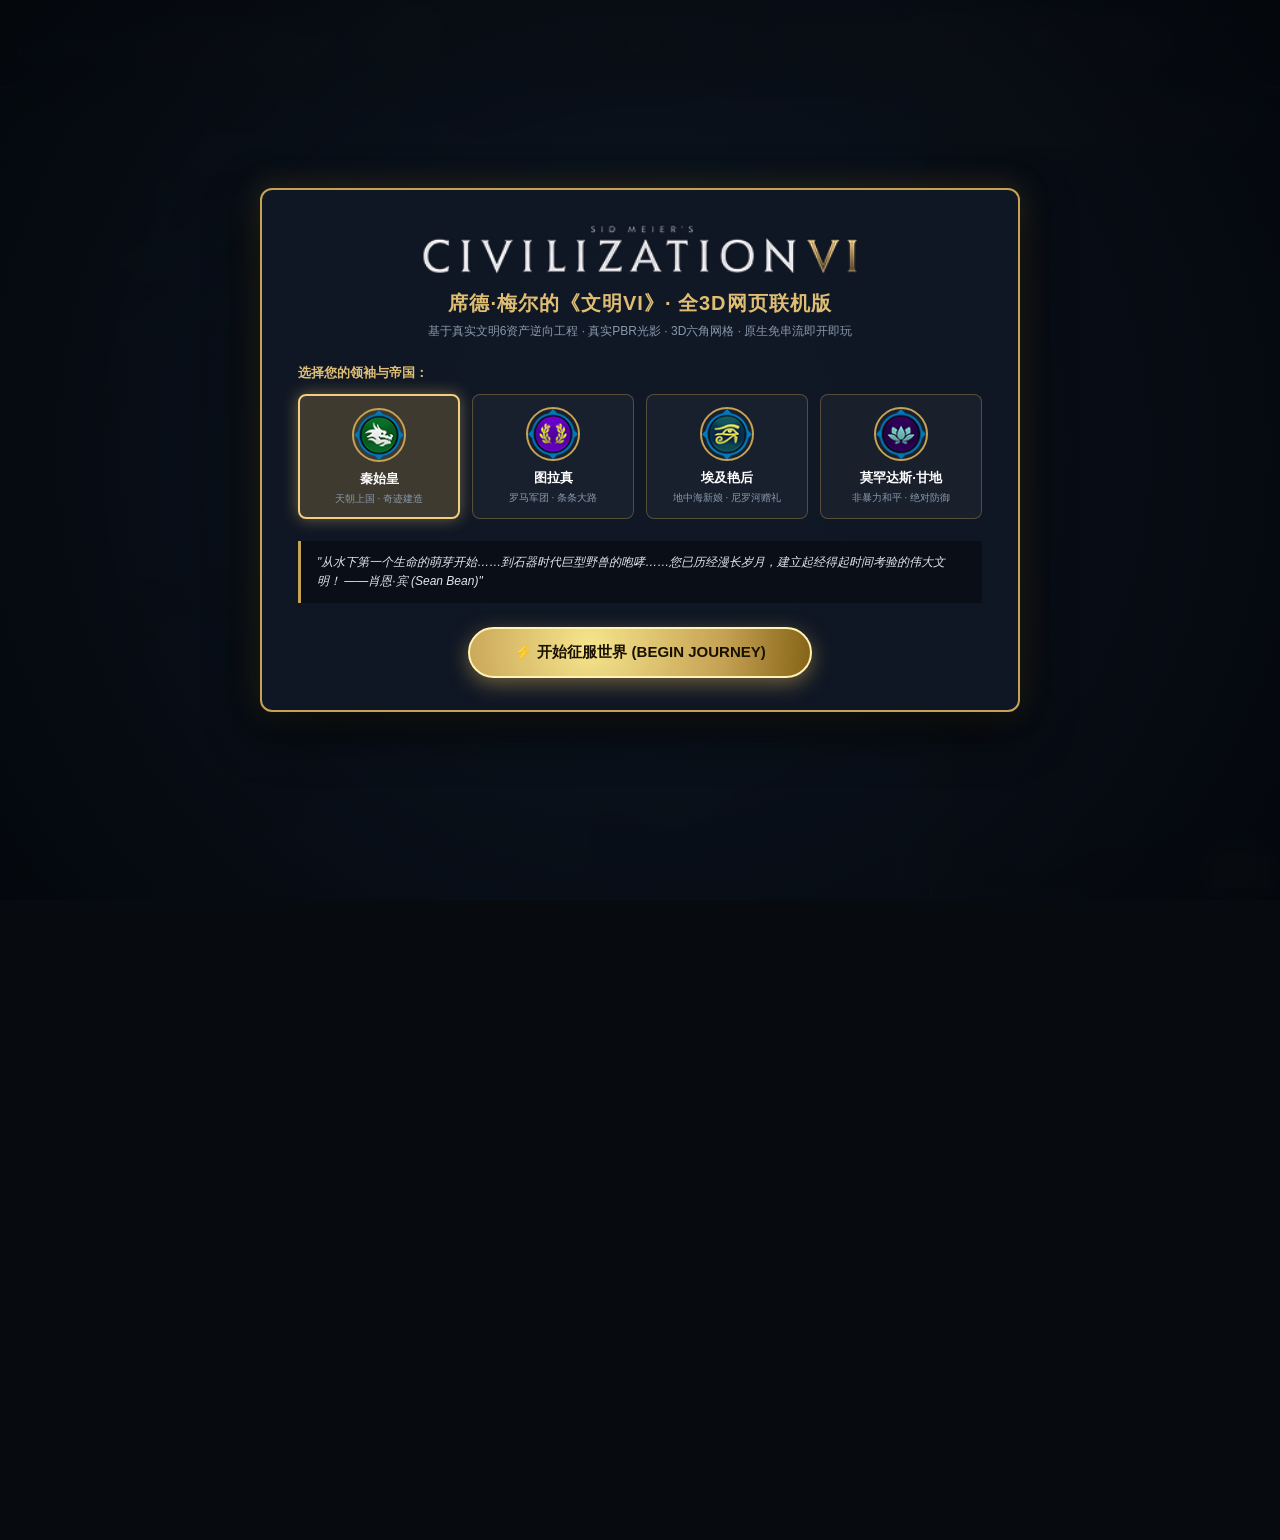
<file: index.html>
<!DOCTYPE html>
<html lang="zh-CN">
<head>
  <meta charset="UTF-8">
  <meta name="viewport" content="width=device-width, initial-scale=1.0, maximum-scale=1.0, user-scalable=no">
  <title>Sid Meier's Civilization VI · 文明6 · 网页联机版 (WASM 60FPS)</title>
  <link rel="stylesheet" href="./style.css">
</head>
<body>
  <div class="game-container">
    <!-- Top HUD Bar -->
    <header class="hud-top">
      <div class="hud-left">
        <img src="./assets/arx/Civ6Logo.png" alt="Civilization VI" class="civ6-logo">
        <div class="leader-badge" id="player-leader-badge" title="当前统治文明: 秦始皇 (中国)">
          <img src="./assets/arx/Civ_LEADER_QIN.png" alt="秦始皇" class="leader-img" id="leader-portrait">
          <div class="leader-info">
            <span class="leader-name" id="leader-name-text">秦始皇 (中国)</span>
            <span class="civ-trait">长城奇迹 · 天朝上国</span>
          </div>
        </div>
      </div>

      <div class="hud-center">
        <!-- Yields Bar -->
        <div class="yields-ribbon">
          <div class="yield-item science" title="科技值: 每回合产出">
            <span class="yield-icon">🧪</span>
            <b id="science-display">4.0</b>
            <span class="yield-rate">(+4/回)</span>
          </div>
          <div class="yield-item culture" title="文化值: 推进市政与领土扩张">
            <span class="yield-icon">🏛️</span>
            <b id="culture-display">2.0</b>
            <span class="yield-rate">(+2/回)</span>
          </div>
          <div class="yield-item gold" title="国库金币: 维护单位与购买建筑">
            <img src="./assets/arx/ICON_Gold.png" alt="金币" class="icon-inline">
            <b id="gold-display">50</b>
            <span class="yield-rate">(+5/回)</span>
          </div>
          <div class="yield-item faith" title="信仰值: 招募巨匠与宗教单位">
            <span class="yield-icon">🕊️</span>
            <b id="faith-display">1.0</b>
            <span class="yield-rate">(+1/回)</span>
          </div>
        </div>

        <!-- Victory Track Indicators -->
        <div class="victory-ribbon">
          <img src="./assets/arx/Victory_Science.png" alt="科技胜利" title="科技胜利 (火星开拓)" class="victory-icon">
          <img src="./assets/arx/Victory_Culture.png" alt="文化胜利" title="文化胜利 (世界巡回旅游)" class="victory-icon">
          <img src="./assets/arx/Victory_Domination.png" alt="统治胜利" title="统治胜利 (征服所有原始首都)" class="victory-icon">
          <img src="./assets/arx/Victory_Religion.png" alt="宗教胜利" title="宗教胜利 (成为主导信仰)" class="victory-icon">
        </div>
      </div>

        <!-- Yield Toggle -->
        <button class="hud-icon-btn" id="btn-toggle-yields" title="显示/隐藏地块产出 (快捷键: Y)">
          <span id="yield-toggle-icon">🌾</span> 地块产出
        </button>
        <!-- Music Toggle -->
        <button class="hud-icon-btn" id="btn-toggle-music" title="播放/静音 文明6原版管弦乐交响原声">
          <span id="music-icon">🎵</span> 原版原声
        </button>
        <!-- Invite Button -->
        <button class="invite-btn" id="btn-copy-invite" title="复制开黑链接给朋友">
          <span>🔗 复制链接</span>
        </button>
        <!-- Turn Counter -->
        <div class="turn-box">
          <img src="./assets/arx/ICON_Turns.png" alt="回合" class="turn-icon">
          <span id="turn-display">第 1 回合</span>
        </div>
      </div>
    </header>

    <!-- Main Game Canvas Viewport -->
    <main class="canvas-viewport" id="viewport-container">
      <canvas id="civ-canvas"></canvas>

      <!-- Minimap HUD -->
      <div class="minimap-container" id="minimap-container" title="大战略小地图 · 点击可快速导览世界">
        <canvas id="minimap-canvas"></canvas>
      </div>

      <!-- Unit Control Context Popup -->
      <div class="unit-card" id="unit-card" style="display: none;">
        <div class="unit-card-header">
          <span id="selected-unit-name">开拓者 (Settler)</span>
          <span class="unit-moves" id="selected-unit-moves">移动力: 2/2</span>
        </div>
        <div class="unit-card-actions">
          <button class="unit-btn primary" id="btn-found-city">🏛️ 奠基城市 (Found City)</button>
          <button class="unit-btn" id="btn-unit-skip">🛑 驻留跳过 (Space)</button>
          <button class="unit-btn danger" id="btn-unit-delete">🗑️ 解散单位</button>
        </div>
      </div>

      <!-- City Production Modal Drawer -->
      <div class="city-modal" id="city-modal" style="display: none;">
        <div class="city-modal-header">
          <h3 id="city-modal-title">西安 (Xi'an) · 城市规划面板</h3>
          <button class="close-btn" id="btn-close-city">✕</button>
        </div>
        <div class="city-modal-body">
          <div class="prod-group">
            <h4>📦 建造单位</h4>
            <div class="prod-grid">
              <button class="prod-item" data-build="UNIT_WARRIOR">⚔️ 勇士 (40锤)</button>
              <button class="prod-item" data-build="UNIT_SLINGER">🏹 投石兵 (35锤)</button>
              <button class="prod-item" data-build="UNIT_SETTLER">🏕️ 开拓者 (80锤)</button>
              <button class="prod-item" data-build="UNIT_BUILDER">🔨 建造者 (50锤)</button>
            </div>
          </div>
          <div class="prod-group">
            <h4>🏛️ 城市建筑与奇观</h4>
            <div class="prod-grid">
              <button class="prod-item" data-build="BUILDING_MONUMENT">🗿 纪念碑 (60锤 · +2文化)</button>
              <button class="prod-item" data-build="BUILDING_GRANARY">🌾 粮仓 (65锤 · +2粮食)</button>
              <button class="prod-item" data-build="BUILDING_WATER_MILL">🌊 水磨 (80锤 · +1粮+1锤)</button>
            </div>
          </div>
          <div class="prod-group">
            <h4>📐 规划专业化区域</h4>
            <div class="prod-grid">
              <button class="prod-item" data-build="DISTRICT_CAMPUS">🔬 学院区 (54锤 · +科技)</button>
              <button class="prod-item" data-build="DISTRICT_HOLY_SITE">⛩️ 圣地区 (54锤 · +信仰)</button>
              <button class="prod-item" data-build="DISTRICT_COMMERCIAL_HUB">🪙 商业中心 (54锤 · +金币)</button>
            </div>
          </div>
        </div>
      </div>

      <!-- Tech Tree Modal -->
      <div class="tech-modal" id="tech-modal" style="display: none;">
        <div class="city-modal-header">
          <h3>🔬 文明6 科技树 (官方提取 68 项科技库)</h3>
          <button class="close-btn" id="btn-close-tech">✕</button>
        </div>
        <div class="tech-grid" id="tech-tree-container"></div>
      </div>

      <!-- Civic Tree Modal -->
      <div class="tech-modal" id="civic-modal" style="display: none;">
        <div class="city-modal-header">
          <h3>📜 文明6 市政树 (官方提取 51 项社会市政库)</h3>
          <button class="close-btn" id="btn-close-civic">✕</button>
        </div>
        <div class="tech-grid" id="civic-tree-container"></div>
      </div>

      <!-- Tech / Civic Breakthrough Modal (Sean Bean Quote Celebration) -->
      <div class="breakthrough-modal" id="breakthrough-modal" style="display: none;">
        <div class="breakthrough-laurel">👑 时代里程碑突破</div>
        <h2 class="breakthrough-title" id="breakthrough-title">陶艺 (Pottery)</h2>
        <div class="breakthrough-type" id="breakthrough-type">科技研发完成 · RESEARCH COMPLETE</div>
        <div class="breakthrough-quote-box">
          <p class="breakthrough-quote" id="breakthrough-quote">"我喜欢猪。狗崇拜人类。猫鄙视人类。猪对我们一视同仁。 ——温斯顿·丘吉尔"</p>
        </div>
        <div class="breakthrough-unlocks" id="breakthrough-unlocks">
          <span class="unlock-tag">🌾 解锁：粮仓</span>
          <span class="unlock-tag">🌊 解锁：水磨</span>
        </div>
        <button class="breakthrough-btn" id="btn-close-breakthrough">确认并继续征程 (Space)</button>
      </div>

      <!-- Diplomacy Modal -->
      <div class="diplo-modal" id="diplo-modal" style="display: none;">
        <div class="diplo-content">
          <img src="./assets/arx/Civ_LEADER_TRAJAN.png" alt="图拉真" class="diplo-portrait" id="diplo-portrait">
          <div class="diplo-dialog">
            <h3 id="diplo-leader-title">图拉真 (罗马帝国)</h3>
            <p class="diplo-quote" id="diplo-text">"罗马军团的威名响彻地中海。我们愿意同大秦建立永久的通商口岸与使馆，共同开创繁荣盛世！"</p>
            <div class="diplo-actions">
              <button class="diplo-btn primary" id="btn-diplo-friend">🤝 宣布友好互不侵犯</button>
              <button class="diplo-btn" id="btn-diplo-trade">🪙 开展丝绸之路贸易</button>
              <button class="diplo-btn danger" id="btn-diplo-war">⚔️ 谴责并正式宣战</button>
              <button class="diplo-btn" id="btn-close-diplo">返回战局</button>
            </div>
          </div>
        </div>
      </div>

      <!-- Quick Turn End Floating Button -->
      <div class="turn-action-container">
        <div class="players-readiness-hud" id="readiness-hud">
          <span class="player-dot ready" id="p1-status">豪哥: 就绪</span>
          <span class="player-dot" id="p2-status">罗马: 就绪</span>
        </div>
        <button class="end-turn-btn" id="btn-end-turn" title="完成本回合所有规划，推进战局至下一回合">
          <span class="end-turn-title">⚡ 下一回合</span>
          <span class="end-turn-sub">NEXT TURN</span>
        </button>
      </div>
    </main>

    <!-- Side Chat & Faction Drawer -->
    <aside class="side-drawer" id="side-drawer">
      <div class="drawer-tabs">
        <button class="tab-btn active" data-tab="chat">💬 外交对讲</button>
        <button class="tab-btn" data-tab="tech">🧪 科技与市政</button>
        <button class="tab-btn" data-tab="leaders">👑 各国领袖</button>
      </div>

      <!-- Chat Tab -->
      <div class="tab-content active" id="tab-chat">
        <div class="chat-messages" id="chat-messages">
          <div class="chat-system">🏛️ 战局已载入！秦始皇与罗马图拉真、埃及克利奥帕特拉已降临同一大陆！</div>
        </div>
        <div class="chat-input-bar">
          <input type="text" id="chat-input" placeholder="输入外交辞令或聊天内容..." maxlength="100">
          <button id="btn-send-chat">发送</button>
        </div>
      </div>

      <!-- Tech Tab -->
      <div class="tab-content" id="tab-tech">
        <div class="tech-card clickable" id="card-active-tech" title="点击打开全量 68 项科技树">
          <div class="tech-card-header">
            <h4>🔬 当前科技研发</h4>
            <span class="badge">展开科技树 ↗</span>
          </div>
          <div class="tech-title" id="current-tech-name">陶艺 (Pottery)</div>
          <div class="progress-bar"><div class="progress-fill" id="tech-progress-bar" style="width: 25%;"></div></div>
          <span class="tech-desc">解锁粮仓、水磨建筑建造能力</span>
        </div>

        <div class="civic-card clickable" id="card-active-civic" title="点击打开全量 51 项市政树">
          <div class="tech-card-header">
            <h4>📜 当前社会市政</h4>
            <span class="badge">展开市政树 ↗</span>
          </div>
          <div class="tech-title" id="current-civic-name">法典 (Code of Laws)</div>
          <div class="progress-bar"><div class="progress-fill civic" id="civic-progress-bar" style="width: 40%;"></div></div>
          <span class="tech-desc">解锁首批经济方针与军事方针政策卡</span>
        </div>
      </div>

      <!-- Leaders Tab -->
      <div class="tab-content" id="tab-leaders">
        <div class="leader-entry" data-leader="QIN">
          <img src="./assets/arx/Civ_LEADER_QIN.png" alt="秦始皇">
          <div class="leader-desc">
            <b>秦始皇 (中国)</b>
            <span>建造者额外增加一次建造次数</span>
          </div>
        </div>
        <div class="leader-entry clickable" data-leader="TRAJAN" id="leader-entry-trajan">
          <img src="./assets/arx/Civ_LEADER_TRAJAN.png" alt="图拉真">
          <div class="leader-desc">
            <b>图拉真 (罗马帝国)</b>
            <span>建立城市自带贸易站与通畅道路</span>
            <span class="action-hint">点击展开外交对话 💬</span>
          </div>
        </div>
        <div class="leader-entry clickable" data-leader="CLEOPATRA" id="leader-entry-cleo">
          <img src="./assets/arx/Civ_LEADER_CLEOPATRA.png" alt="克利奥帕特拉">
          <div class="leader-desc">
            <b>克利奥帕特拉 (埃及)</b>
            <span>沿河奇观与区域建造速度 +15%</span>
            <span class="action-hint">点击展开外交对话 💬</span>
          </div>
        </div>
        <div class="leader-entry clickable" data-leader="GANDHI" id="leader-entry-gandhi">
          <img src="./assets/arx/Civ_LEADER_GANDHI.png" alt="甘地">
          <div class="leader-desc">
            <b>莫罕达斯·甘地 (印度)</b>
            <span>和平誓言 · 拥有核武威慑</span>
            <span class="action-hint">点击展开外交对话 💬</span>
          </div>
        </div>
      </div>
    </aside>
  </div>

  <!-- Audio Element for Civ 6 Theme -->
  <audio id="civ6-audio" loop preload="none">
    <source src="./assets/audio/civ6_theme.ogg" type="audio/ogg">
  </audio>

  <!-- Start Game / Leader Selection Splash Modal -->
  <div class="splash-screen" id="splash-screen">
    <div class="splash-card">
      <img src="./assets/arx/Civ6Logo.png" alt="Civilization VI" class="splash-logo">
      <h1 class="splash-heading">席德·梅尔的《文明VI》· 全3D网页联机版</h1>
      <p class="splash-subtitle">基于真实文明6资产逆向工程 · 真实PBR光影 · 3D六角网格 · 原生免串流即开即玩</p>

      <div class="leader-picker-title">选择您的领袖与帝国：</div>
      <div class="leader-picker-grid" id="leader-picker">
        <div class="picker-card active" data-leader="QIN">
          <img src="./assets/arx/Civ_LEADER_QIN.png" alt="秦始皇">
          <b>秦始皇</b>
          <span>天朝上国 · 奇迹建造</span>
        </div>
        <div class="picker-card" data-leader="TRAJAN">
          <img src="./assets/arx/Civ_LEADER_TRAJAN.png" alt="图拉真">
          <b>图拉真</b>
          <span>罗马军团 · 条条大路</span>
        </div>
        <div class="picker-card" data-leader="CLEOPATRA">
          <img src="./assets/arx/Civ_LEADER_CLEOPATRA.png" alt="克利奥帕特拉">
          <b>埃及艳后</b>
          <span>地中海新娘 · 尼罗河赠礼</span>
        </div>
        <div class="picker-card" data-leader="GANDHI">
          <img src="./assets/arx/Civ_LEADER_GANDHI.png" alt="甘地">
          <b>莫罕达斯·甘地</b>
          <span>非暴力和平 · 绝对防御</span>
        </div>
      </div>

      <div class="splash-quote-box">
        <p class="splash-quote" id="splash-quote-text">"从水下第一个生命的萌芽开始……到石器时代巨型野兽的咆哮……您已历经漫长岁月，建立起经得起时间考验的伟大文明！ ——肖恩·宾 (Sean Bean)"</p>
      </div>

      <div class="splash-actions">
        <button class="splash-start-btn" id="btn-start-game">
          <span>⚡ 开始征服世界 (BEGIN JOURNEY)</span>
        </button>
      </div>
    </div>
  </div>

  <script src="./three.min.js"></script>
  <script src="./OrbitControls.js"></script>
  <script src="./GLTFLoader.js"></script>
  <script src="./civ6_boot_bundle.js"></script>
  <script src="./civ6_engine.js"></script>
  <script src="./civ6_network.js"></script>
</body>
</html>
</file>
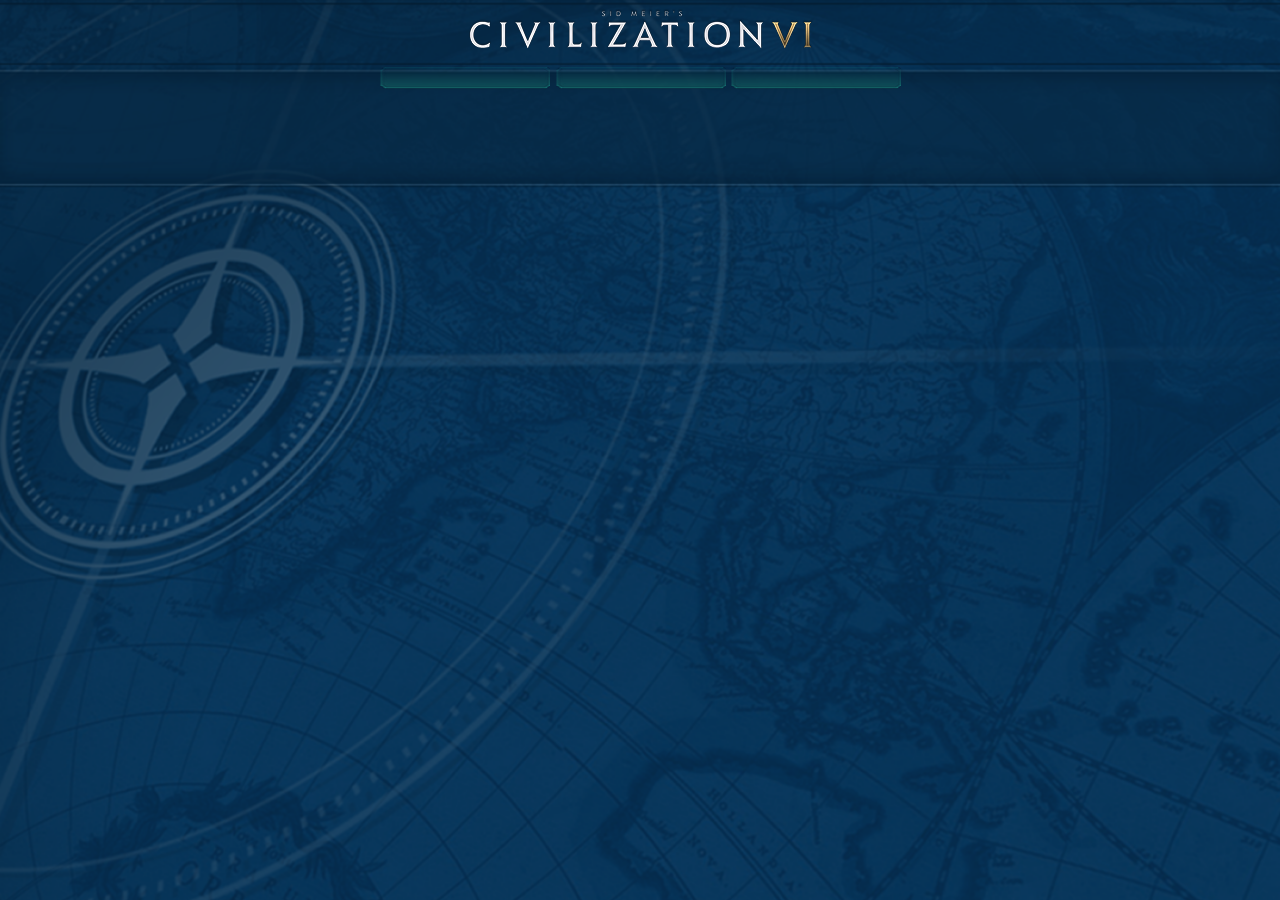
<file: assets/arx/index.html>
<html>
    <head>
        <meta name="viewport" content="width=device-width, initial-scale=1.0, maximum-scale=1, target-densityDpi=device-dpi, user-scalable=no" />
        <style>
            body
            {
                background-image:url('BackgroundARX.png');
                background-color:rgb(5, 44, 77);
                background-repeat:no-repeat;
                background-size: cover;
                background-attachment:fixed;
                background-position:left top; 
				color:rgb(200, 200, 200);
				font-size: 100%;
				font-family: "HelveticaNeue-Light", "Helvetica Neue Light", "Helvetica Neue", Helvetica, Arial, "Lucida Grande", sans-serif;
            }

            .content
            {
                    font-family: "HelveticaNeue-Light", "Helvetica Neue Light", "Helvetica Neue", Helvetica, Arial, "Lucida Grande", sans-serif;
					font-size: 16px;
					color:rgb(200, 200, 200);
            }
			.title
            {
                    font-family: "Times New Roman", Times, Georgia, "HelveticaNeue-Light", "Helvetica Neue Light", "Helvetica Neue", Helvetica, Arial, "Lucida Grande", serif;
					font-size: 160%;
					font-style: bold;
					color:rgb(255,255,255);
            }
            p
            {
					font-size: 100%;
                    color:rgb(200, 200, 200);
            }
            
        </style>
    </head>
    <body>
        <center><img src="CivLogoARX.png" /></center><br>
        <center>
		<div style="background-image: url(Button_Normal.png); width:171px; height: 22px; display: inline-block;" id="top5"></div>
        <div  style="background-image: url(Button_Normal.png); width:171px; height: 22px; display: inline-block;" id="victory"></div>
        <div  style="background-image: url(Button_Normal.png); width:171px; height: 22px; display: inline-block;" id="gossip"></div>
        </center>
        <span id="Content"></span>
    </body>
</html>
</file>
<file: style.css>
/* Civilization VI Authentic Gold & Obsidian Theme Stylesheet */
:root {
  --bg-deep: #070a0f;
  --bg-hud: rgba(11, 16, 24, 0.92);
  --bg-card: rgba(16, 24, 36, 0.96);
  --border-gold: #c6a254;
  --border-gold-bright: #f0cf7e;
  --border-dim: rgba(198, 162, 84, 0.35);
  --text-gold: #dfbe74;
  --text-main: #f0f3f8;
  --text-muted: #8899ac;
  --color-green: #2ecc71;
  --color-blue: #3498db;
  --color-red: #e74c3c;
  --color-purple: #9b59b6;
  --font-family: -apple-system, BlinkMacSystemFont, "Segoe UI", Roboto, "Microsoft YaHei", sans-serif;
}

* {
  margin: 0;
  padding: 0;
  box-sizing: border-box;
}

body, html {
  width: 100%;
  height: 100%;
  overflow: hidden;
  background-color: var(--bg-deep);
  color: var(--text-main);
  font-family: var(--font-family);
  user-select: none;
}

.game-container {
  display: flex;
  flex-direction: column;
  width: 100vw;
  height: 100vh;
  position: relative;
  background-image: url('./assets/arx/BackgroundARX.png');
  background-size: cover;
  background-position: center;
}

/* Top HUD */
.hud-top {
  display: flex;
  justify-content: space-between;
  align-items: center;
  padding: 6px 16px;
  background: var(--bg-hud);
  backdrop-filter: blur(12px);
  border-bottom: 2px solid var(--border-gold);
  z-index: 25;
}

.hud-left {
  display: flex;
  align-items: center;
  gap: 14px;
}

.civ6-logo {
  height: 38px;
  object-fit: contain;
}

.leader-badge {
  display: flex;
  align-items: center;
  gap: 8px;
  padding: 4px 10px;
  background: rgba(0, 0, 0, 0.45);
  border: 1px solid var(--border-dim);
  border-radius: 6px;
}

.leader-img {
  width: 32px;
  height: 32px;
  border-radius: 50%;
  border: 1.5px solid var(--border-gold);
  object-fit: cover;
}

.leader-info {
  display: flex;
  flex-direction: column;
}

.leader-name {
  font-size: 13px;
  font-weight: bold;
  color: var(--text-gold);
}

.civ-trait {
  font-size: 10px;
  color: var(--text-muted);
}

/* Center Ribbon */
.hud-center {
  display: flex;
  align-items: center;
  gap: 16px;
}

.yields-ribbon {
  display: flex;
  align-items: center;
  gap: 10px;
  padding: 4px 12px;
  background: rgba(0, 0, 0, 0.55);
  border: 1px solid var(--border-dim);
  border-radius: 6px;
  font-size: 12px;
}

.yield-item {
  display: flex;
  align-items: center;
  gap: 4px;
}

.yield-item.science { color: #5dade2; }
.yield-item.culture { color: #af7ac5; }
.yield-item.gold { color: #f4d03f; }
.yield-item.faith { color: #76d7c4; }

.yield-rate {
  font-size: 10px;
  opacity: 0.8;
}

.icon-inline {
  width: 14px;
  height: 14px;
  object-fit: contain;
}

.victory-ribbon {
  display: flex;
  align-items: center;
  gap: 8px;
}

.victory-icon {
  width: 26px;
  height: 26px;
  cursor: pointer;
  transition: transform 0.2s ease;
  filter: drop-shadow(0 2px 4px rgba(0, 0, 0, 0.5));
}

.victory-icon:hover {
  transform: scale(1.15);
}

/* Right HUD */
.hud-right {
  display: flex;
  align-items: center;
  gap: 10px;
}

.hud-icon-btn, .invite-btn {
  padding: 6px 12px;
  background: rgba(198, 162, 84, 0.15);
  border: 1px solid var(--border-gold);
  border-radius: 6px;
  color: var(--text-gold);
  font-size: 12px;
  font-weight: 600;
  cursor: pointer;
  transition: all 0.2s ease;
}

.hud-icon-btn:hover, .invite-btn:hover {
  background: rgba(198, 162, 84, 0.35);
  transform: translateY(-1px);
}

.turn-box {
  display: flex;
  align-items: center;
  gap: 6px;
  padding: 4px 10px;
  background: rgba(0, 0, 0, 0.5);
  border: 1px solid var(--border-gold);
  border-radius: 6px;
  color: var(--text-gold);
  font-size: 13px;
  font-weight: bold;
}

.turn-icon {
  width: 18px;
  height: 18px;
}

/* Viewport & Canvas */
.canvas-viewport {
  flex: 1;
  position: relative;
  overflow: hidden;
  background: transparent;
}

#civ-canvas {
  width: 100%;
  height: 100%;
  display: block;
}

/* Floating Unit Action Card */
.unit-card {
  position: absolute;
  bottom: 24px;
  left: 24px;
  background: var(--bg-card);
  border: 1.5px solid var(--border-gold);
  border-radius: 8px;
  padding: 12px 16px;
  box-shadow: 0 8px 24px rgba(0, 0, 0, 0.7);
  z-index: 15;
  min-width: 240px;
}

.unit-card-header {
  display: flex;
  justify-content: space-between;
  align-items: center;
  margin-bottom: 8px;
  font-weight: bold;
  color: var(--text-gold);
}

.unit-moves {
  font-size: 11px;
  color: var(--color-green);
}

.unit-card-actions {
  display: flex;
  flex-wrap: wrap;
  gap: 8px;
}

.unit-btn {
  padding: 6px 12px;
  background: rgba(255, 255, 255, 0.08);
  border: 1px solid var(--border-dim);
  border-radius: 4px;
  color: var(--text-main);
  font-size: 11px;
  cursor: pointer;
}

.unit-btn.primary {
  background: rgba(198, 162, 84, 0.25);
  border-color: var(--border-gold);
  color: var(--text-gold);
  font-weight: bold;
}

.unit-btn.danger {
  color: #ff7675;
  border-color: rgba(231, 76, 60, 0.3);
}

/* City Production Modal */
.city-modal, .tech-modal, .diplo-modal {
  position: absolute;
  top: 50%;
  left: 50%;
  transform: translate(-50%, -50%);
  background: var(--bg-card);
  border: 2px solid var(--border-gold);
  border-radius: 12px;
  box-shadow: 0 16px 48px rgba(0, 0, 0, 0.85);
  z-index: 30;
  max-width: 650px;
  width: 90%;
  max-height: 80vh;
  display: flex;
  flex-direction: column;
}

.city-modal-header {
  display: flex;
  justify-content: space-between;
  align-items: center;
  padding: 12px 18px;
  border-bottom: 1.5px solid var(--border-dim);
  background: rgba(0, 0, 0, 0.3);
}

.city-modal-header h3 {
  font-size: 16px;
  color: var(--text-gold);
}

.close-btn {
  background: none;
  border: none;
  color: var(--text-muted);
  font-size: 18px;
  cursor: pointer;
}

.city-modal-body {
  padding: 16px;
  overflow-y: auto;
}

.prod-group {
  margin-bottom: 16px;
}

.prod-group h4 {
  font-size: 13px;
  color: var(--text-gold);
  margin-bottom: 8px;
}

.prod-grid {
  display: grid;
  grid-template-columns: repeat(auto-fill, minmax(180px, 1fr));
  gap: 8px;
}

.prod-item {
  padding: 8px 12px;
  background: rgba(255, 255, 255, 0.05);
  border: 1px solid var(--border-dim);
  border-radius: 6px;
  color: var(--text-main);
  font-size: 12px;
  text-align: left;
  cursor: pointer;
  transition: all 0.2s ease;
}

.prod-item:hover {
  background: rgba(198, 162, 84, 0.2);
  border-color: var(--border-gold);
}

/* Tech Modal */
.tech-grid {
  padding: 16px;
  overflow-y: auto;
  display: grid;
  grid-template-columns: repeat(auto-fill, minmax(190px, 1fr));
  gap: 10px;
}

.tech-item-card {
  padding: 10px;
  background: rgba(0, 0, 0, 0.4);
  border: 1px solid var(--border-dim);
  border-radius: 6px;
  cursor: pointer;
}

.tech-item-card:hover {
  border-color: #5dade2;
  background: rgba(93, 173, 226, 0.1);
}

.tech-item-card.completed {
  border-color: var(--color-green);
  background: rgba(46, 204, 113, 0.1);
}

/* Diplomacy Modal */
.diplo-content {
  display: flex;
  padding: 20px;
  gap: 20px;
  align-items: center;
}

.diplo-portrait {
  width: 140px;
  height: 140px;
  border-radius: 12px;
  border: 2px solid var(--border-gold);
  object-fit: cover;
}

.diplo-dialog {
  flex: 1;
}

.diplo-dialog h3 {
  color: var(--text-gold);
  margin-bottom: 8px;
}

.diplo-quote {
  font-size: 13px;
  color: #cbd5e1;
  line-height: 1.6;
  margin-bottom: 16px;
  font-style: italic;
}

.diplo-actions {
  display: flex;
  flex-wrap: wrap;
  gap: 8px;
}

.diplo-btn {
  padding: 6px 12px;
  background: rgba(255, 255, 255, 0.08);
  border: 1px solid var(--border-dim);
  border-radius: 4px;
  color: #fff;
  font-size: 11px;
  cursor: pointer;
}

.diplo-btn.primary {
  background: rgba(46, 204, 113, 0.25);
  border-color: var(--color-green);
}

.diplo-btn.danger {
  background: rgba(231, 76, 60, 0.25);
  border-color: var(--color-red);
}

/* Floating Turn Action Container */
.turn-action-container {
  position: absolute;
  bottom: 24px;
  right: 380px;
  display: flex;
  flex-direction: column;
  align-items: center;
  gap: 6px;
  z-index: 15;
}

.players-readiness-hud {
  display: flex;
  gap: 8px;
  font-size: 11px;
}

.player-dot {
  padding: 2px 8px;
  border-radius: 4px;
  background: rgba(255, 255, 255, 0.1);
  color: var(--text-muted);
}

.player-dot.ready {
  background: rgba(46, 204, 113, 0.2);
  color: var(--color-green);
  border: 1px solid rgba(46, 204, 113, 0.4);
}

.end-turn-btn {
  width: 90px;
  height: 90px;
  border-radius: 50%;
  background: radial-gradient(circle at 35% 35%, #f6e58d, #c6a254 60%, #634d19 100%);
  border: 3px solid #ffeaa7;
  outline: 3px solid rgba(198, 162, 84, 0.45);
  box-shadow: 0 0 25px rgba(240, 207, 126, 0.55), inset 0 2px 4px rgba(255, 255, 255, 0.6);
  color: #1a1200;
  cursor: pointer;
  display: flex;
  flex-direction: column;
  align-items: center;
  justify-content: center;
  transition: all 0.25s cubic-bezier(0.175, 0.885, 0.32, 1.275);
  position: relative;
  overflow: hidden;
}

.end-turn-btn:hover {
  transform: scale(1.08) rotate(3deg);
  box-shadow: 0 0 35px rgba(240, 207, 126, 0.85), inset 0 2px 6px rgba(255, 255, 255, 0.8);
}

.end-turn-btn.needs-action {
  background: radial-gradient(circle at 35% 35%, #74b9ff, #0984e3 60%, #0c2461 100%);
  border-color: #a0d8ef;
  color: #ffffff;
  animation: civPulse 2s infinite ease-in-out;
}

@keyframes civPulse {
  0% { box-shadow: 0 0 15px rgba(9, 132, 227, 0.5); }
  50% { box-shadow: 0 0 30px rgba(9, 132, 227, 0.9); }
  100% { box-shadow: 0 0 15px rgba(9, 132, 227, 0.5); }
}

.end-turn-title {
  font-size: 13px;
  font-weight: 900;
  text-align: center;
  line-height: 1.1;
  text-shadow: 0 1px 2px rgba(0, 0, 0, 0.2);
}

.end-turn-sub {
  font-size: 8px;
  font-weight: bold;
  letter-spacing: 1px;
  opacity: 0.85;
  margin-top: 2px;
}

/* Side Drawer */
.side-drawer {
  position: absolute;
  top: 55px;
  right: 0;
  width: 350px;
  height: calc(100vh - 55px);
  background: var(--bg-card);
  border-left: 2px solid var(--border-gold);
  display: flex;
  flex-direction: column;
  z-index: 20;
}

.drawer-tabs {
  display: flex;
  border-bottom: 1px solid var(--border-dim);
}

.tab-btn {
  flex: 1;
  padding: 10px;
  background: transparent;
  border: none;
  border-bottom: 2px solid transparent;
  color: var(--text-muted);
  cursor: pointer;
  font-size: 12px;
}

.tab-btn.active {
  color: var(--text-gold);
  border-bottom-color: var(--border-gold);
  background: rgba(198, 162, 84, 0.1);
}

.tab-content {
  display: none;
  flex: 1;
  flex-direction: column;
  padding: 12px;
  overflow-y: auto;
}

.tab-content.active {
  display: flex;
}

.chat-messages {
  flex: 1;
  overflow-y: auto;
  display: flex;
  flex-direction: column;
  gap: 8px;
  margin-bottom: 10px;
  font-size: 12px;
}

.chat-bubble {
  padding: 6px 10px;
  border-radius: 6px;
  background: rgba(255, 255, 255, 0.05);
}

.chat-bubble b {
  color: var(--text-gold);
}

.chat-system {
  color: var(--border-gold);
  font-style: italic;
  font-size: 11px;
  padding: 6px;
  background: rgba(198, 162, 84, 0.12);
  border-radius: 4px;
}

.chat-input-bar {
  display: flex;
  gap: 6px;
}

.chat-input-bar input {
  flex: 1;
  padding: 8px;
  background: rgba(0, 0, 0, 0.5);
  border: 1px solid var(--border-dim);
  border-radius: 4px;
  color: #fff;
  font-size: 12px;
}

.chat-input-bar button {
  padding: 8px 14px;
  background: var(--border-gold);
  border: none;
  border-radius: 4px;
  color: #1a1200;
  font-weight: bold;
  cursor: pointer;
}

.tech-card, .civic-card {
  padding: 12px;
  background: rgba(0, 0, 0, 0.35);
  border: 1px solid var(--border-dim);
  border-radius: 6px;
  margin-bottom: 12px;
}

.tech-card.clickable {
  cursor: pointer;
  transition: border-color 0.2s ease;
}

.tech-card.clickable:hover {
  border-color: #5dade2;
}

.tech-card-header {
  display: flex;
  justify-content: space-between;
  align-items: center;
}

.tech-card-header .badge {
  font-size: 10px;
  color: #5dade2;
}

.tech-title {
  font-weight: bold;
  color: var(--text-gold);
  margin: 6px 0;
}

.tech-desc {
  font-size: 10px;
  color: var(--text-muted);
}

.progress-bar {
  height: 6px;
  background: rgba(255, 255, 255, 0.1);
  border-radius: 3px;
  overflow: hidden;
  margin-bottom: 4px;
}

.progress-fill {
  height: 100%;
  background: #3498db;
}

.progress-fill.civic {
  background: #9b59b6;
}

.leader-entry {
  display: flex;
  align-items: center;
  gap: 10px;
  padding: 8px;
  border-radius: 6px;
  background: rgba(255, 255, 255, 0.04);
  margin-bottom: 8px;
}

.leader-entry.clickable {
  cursor: pointer;
  transition: all 0.2s ease;
}

.leader-entry.clickable:hover {
  background: rgba(198, 162, 84, 0.15);
  border: 1px solid var(--border-gold);
}

.leader-entry img {
  width: 44px;
  height: 44px;
  border-radius: 8px;
  border: 1.5px solid var(--border-gold);
  object-fit: cover;
}

.leader-desc {
  display: flex;
  flex-direction: column;
  font-size: 11px;
}

.leader-desc b {
  color: var(--text-gold);
  font-size: 12px;
}

.action-hint {
  color: var(--color-green);
  font-size: 10px;
  margin-top: 2px;
}

/* Minimap Floating HUD */
.minimap-container {
  position: absolute;
  bottom: 24px;
  left: 24px;
  width: 140px;
  height: 95px;
  background: var(--bg-card);
  border: 1.5px solid var(--border-gold);
  border-radius: 6px;
  box-shadow: 0 6px 18px rgba(0, 0, 0, 0.7);
  z-index: 18;
  overflow: hidden;
}

#minimap-canvas {
  width: 100%;
  height: 100%;
  display: block;
}

/* Unit Card Adjusted to right of minimap */
.unit-card {
  left: 176px;
}

/* Tech / Civic Breakthrough Modal */
.breakthrough-modal {
  position: absolute;
  top: 50%;
  left: 50%;
  transform: translate(-50%, -50%);
  background: radial-gradient(circle, #1a2332 0%, #0c121c 100%);
  border: 2px solid var(--border-gold);
  border-radius: 12px;
  box-shadow: 0 20px 60px rgba(0, 0, 0, 0.9), 0 0 40px rgba(198, 162, 84, 0.35);
  z-index: 50;
  max-width: 580px;
  width: 90%;
  text-align: center;
  padding: 28px 24px;
  animation: modalPop 0.3s cubic-bezier(0.175, 0.885, 0.32, 1.275);
}

@keyframes modalPop {
  0% { transform: translate(-50%, -46%) scale(0.92); opacity: 0; }
  100% { transform: translate(-50%, -50%) scale(1); opacity: 1; }
}

.breakthrough-laurel {
  font-size: 13px;
  color: var(--text-gold);
  text-transform: uppercase;
  letter-spacing: 2px;
  margin-bottom: 6px;
}

.breakthrough-title {
  font-size: 26px;
  color: #fff;
  font-family: Georgia, serif;
  text-shadow: 0 2px 10px rgba(223, 190, 116, 0.5);
  margin-bottom: 4px;
}

.breakthrough-type {
  font-size: 11px;
  color: #3498db;
  letter-spacing: 1.5px;
  margin-bottom: 18px;
}

.breakthrough-quote-box {
  background: rgba(0, 0, 0, 0.35);
  border-left: 3px solid var(--border-gold);
  border-radius: 4px;
  padding: 12px 16px;
  margin-bottom: 20px;
  text-align: left;
}

.breakthrough-quote {
  font-size: 13px;
  color: #e2e8f0;
  font-style: italic;
  line-height: 1.7;
}

.breakthrough-unlocks {
  display: flex;
  justify-content: center;
  gap: 10px;
  margin-bottom: 22px;
}

.unlock-tag {
  font-size: 11px;
  padding: 4px 10px;
  background: rgba(198, 162, 84, 0.2);
  border: 1px solid var(--border-dim);
  border-radius: 12px;
  color: var(--text-gold);
}

.breakthrough-btn {
  padding: 10px 28px;
  background: linear-gradient(180deg, #d4af37 0%, #aa8010 100%);
  border: 1px solid #f9e79f;
  border-radius: 6px;
  color: #0b1018;
  font-weight: bold;
  font-size: 13px;
  cursor: pointer;
  box-shadow: 0 4px 12px rgba(170, 128, 16, 0.4);
  transition: all 0.2s ease;
}

.breakthrough-btn:hover {
  filter: brightness(1.15);
  transform: translateY(-1px);
}

/* Authentic Civ 6 Start Splash Screen */
.splash-screen {
  position: absolute;
  top: 0;
  left: 0;
  width: 100vw;
  height: 100vh;
  background: radial-gradient(circle at center, rgba(14, 21, 32, 0.95), rgba(4, 7, 12, 0.98));
  backdrop-filter: blur(14px);
  display: flex;
  justify-content: center;
  align-items: center;
  z-index: 1000;
  transition: opacity 0.5s ease;
}

.splash-card {
  width: 760px;
  max-width: 92vw;
  background: rgba(16, 24, 38, 0.94);
  border: 2px solid var(--border-gold);
  border-radius: 12px;
  padding: 32px 36px;
  text-align: center;
  box-shadow: 0 16px 50px rgba(0, 0, 0, 0.8), 0 0 30px rgba(198, 162, 84, 0.25);
}

.splash-logo {
  height: 52px;
  object-fit: contain;
  margin-bottom: 12px;
}

.splash-heading {
  font-size: 20px;
  color: var(--text-gold);
  letter-spacing: 1px;
  margin-bottom: 6px;
}

.splash-subtitle {
  font-size: 12px;
  color: var(--text-muted);
  margin-bottom: 24px;
}

.leader-picker-title {
  font-size: 13px;
  font-weight: bold;
  color: var(--text-gold);
  margin-bottom: 12px;
  text-align: left;
}

.leader-picker-grid {
  display: grid;
  grid-template-columns: repeat(4, 1fr);
  gap: 12px;
  margin-bottom: 22px;
}

.picker-card {
  background: rgba(255, 255, 255, 0.04);
  border: 1px solid var(--border-dim);
  border-radius: 8px;
  padding: 12px 8px;
  display: flex;
  flex-direction: column;
  align-items: center;
  cursor: pointer;
  transition: all 0.2s ease;
}

.picker-card:hover {
  background: rgba(198, 162, 84, 0.15);
  border-color: var(--border-gold);
  transform: translateY(-2px);
}

.picker-card.active {
  background: rgba(198, 162, 84, 0.25);
  border: 2px solid var(--border-gold-bright);
  box-shadow: 0 0 16px rgba(240, 207, 126, 0.4);
}

.picker-card img {
  width: 54px;
  height: 54px;
  border-radius: 50%;
  border: 2px solid var(--border-gold);
  margin-bottom: 8px;
  object-fit: cover;
}

.picker-card b {
  font-size: 13px;
  color: #fff;
  margin-bottom: 4px;
}

.picker-card span {
  font-size: 10px;
  color: var(--text-muted);
  line-height: 1.3;
}

.splash-quote-box {
  background: rgba(0, 0, 0, 0.4);
  border-left: 3px solid var(--border-gold);
  padding: 12px 16px;
  margin-bottom: 24px;
  text-align: left;
}

.splash-quote {
  font-size: 12px;
  color: #e2e8f0;
  font-style: italic;
  line-height: 1.6;
}

.splash-start-btn {
  padding: 14px 44px;
  background: radial-gradient(circle at 35% 35%, #f6e58d, #c6a254 60%, #856417 100%);
  border: 2px solid #fff2b2;
  border-radius: 30px;
  color: #1a1200;
  font-size: 15px;
  font-weight: 900;
  cursor: pointer;
  box-shadow: 0 6px 20px rgba(198, 162, 84, 0.5);
  transition: all 0.25s ease;
}

.splash-start-btn:hover {
  transform: scale(1.05);
  box-shadow: 0 8px 30px rgba(198, 162, 84, 0.8);
}
</file>
